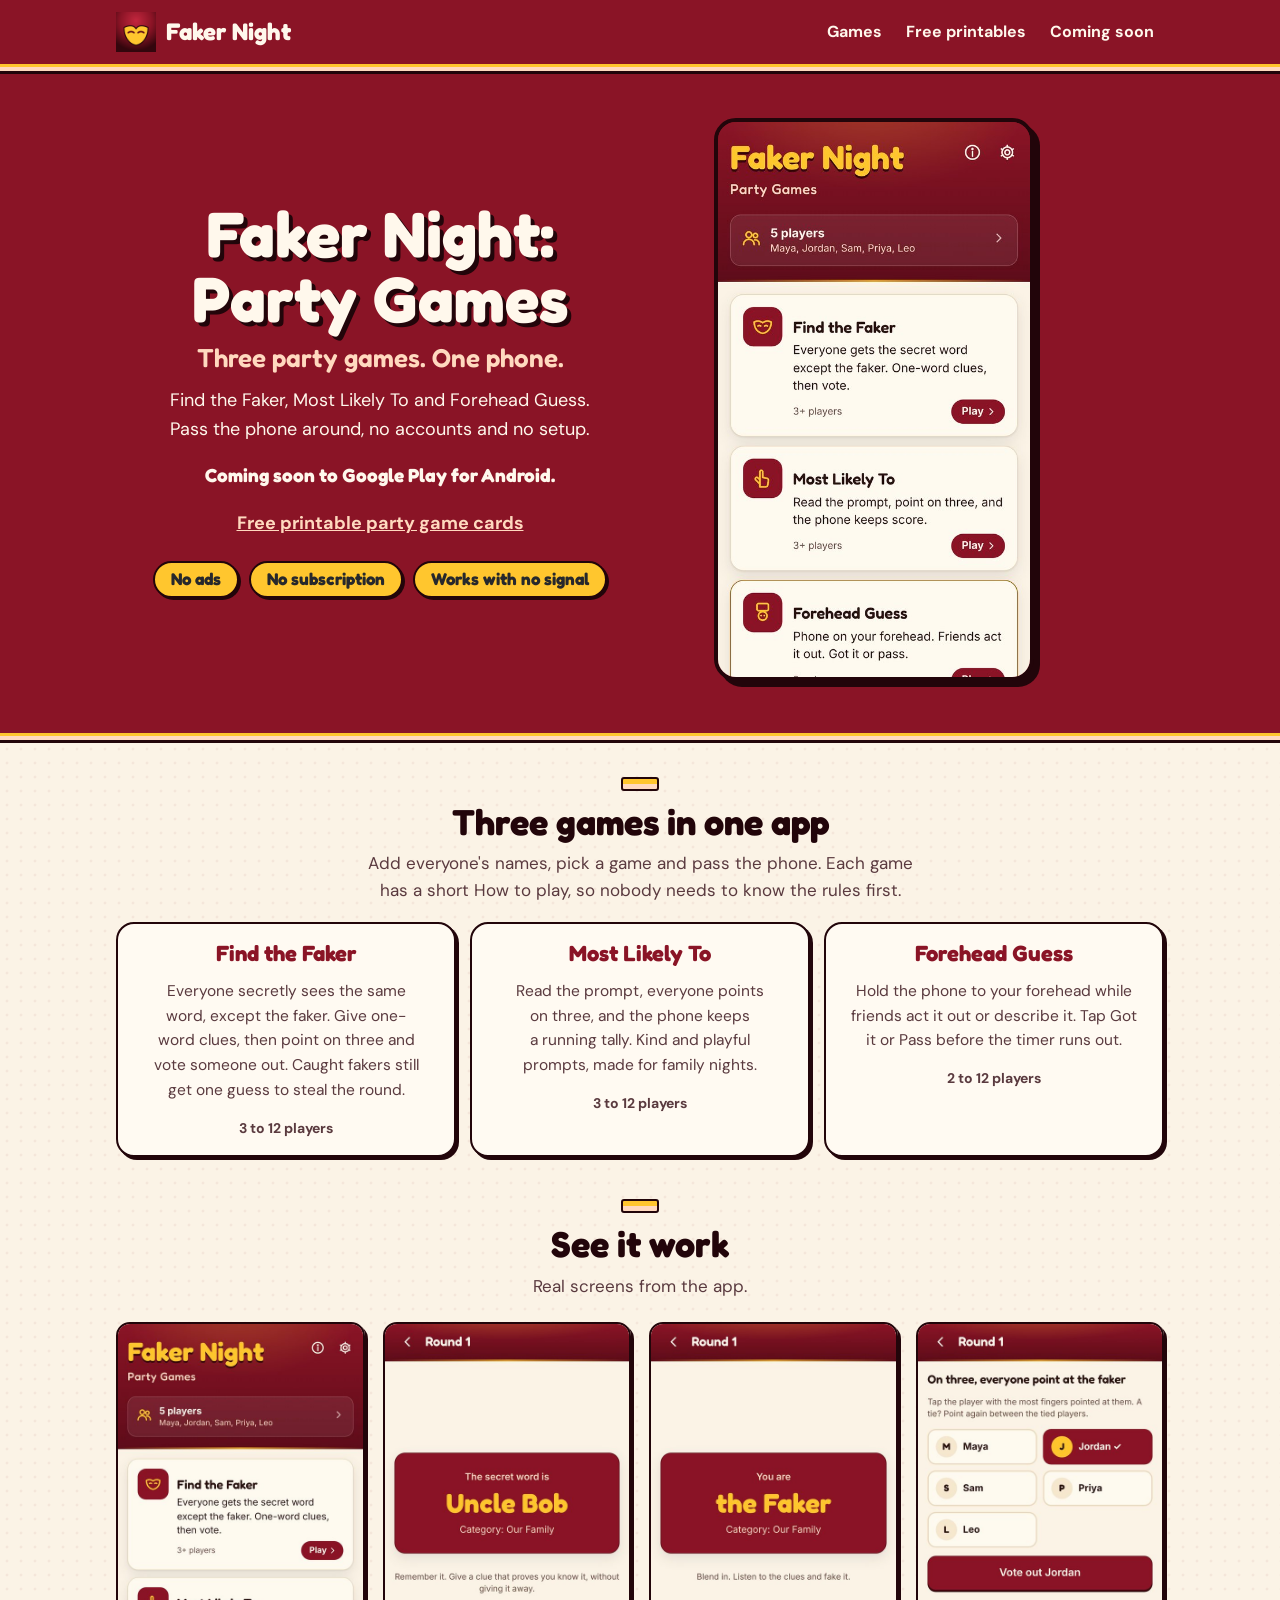
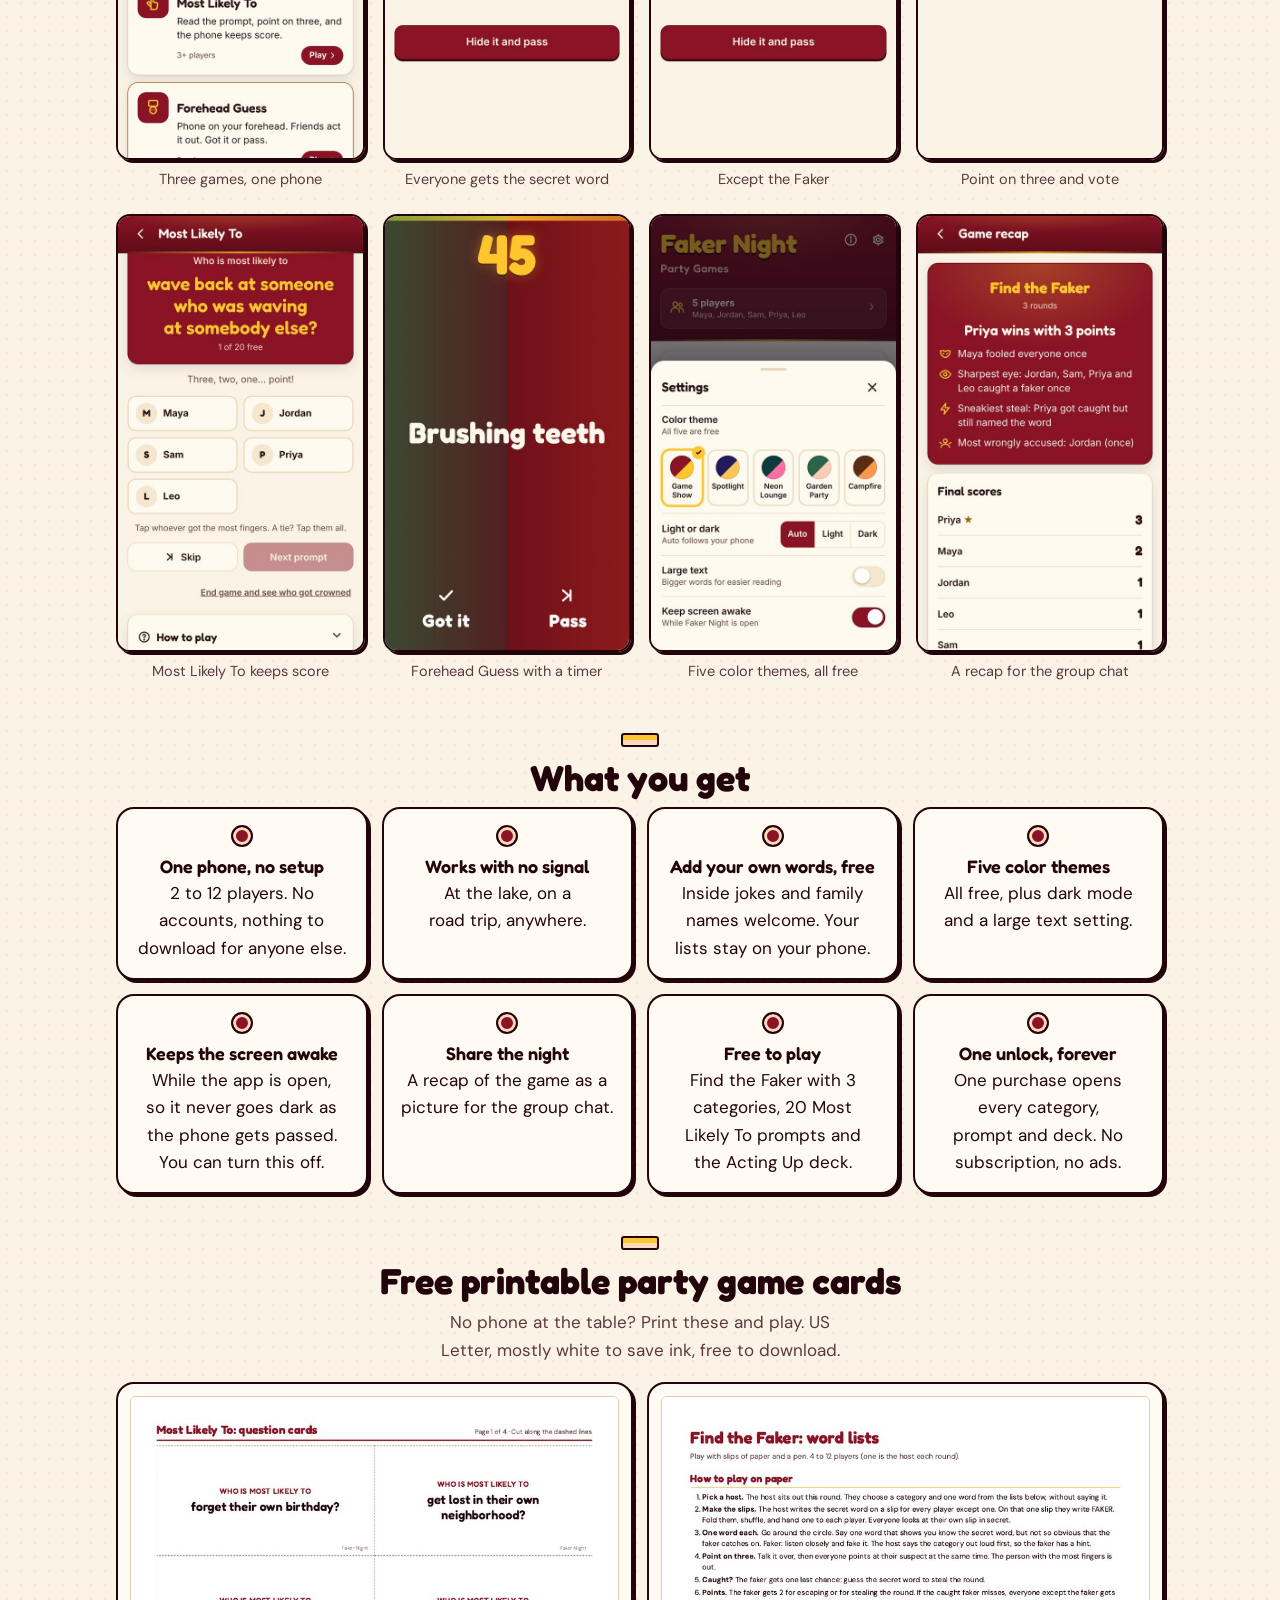
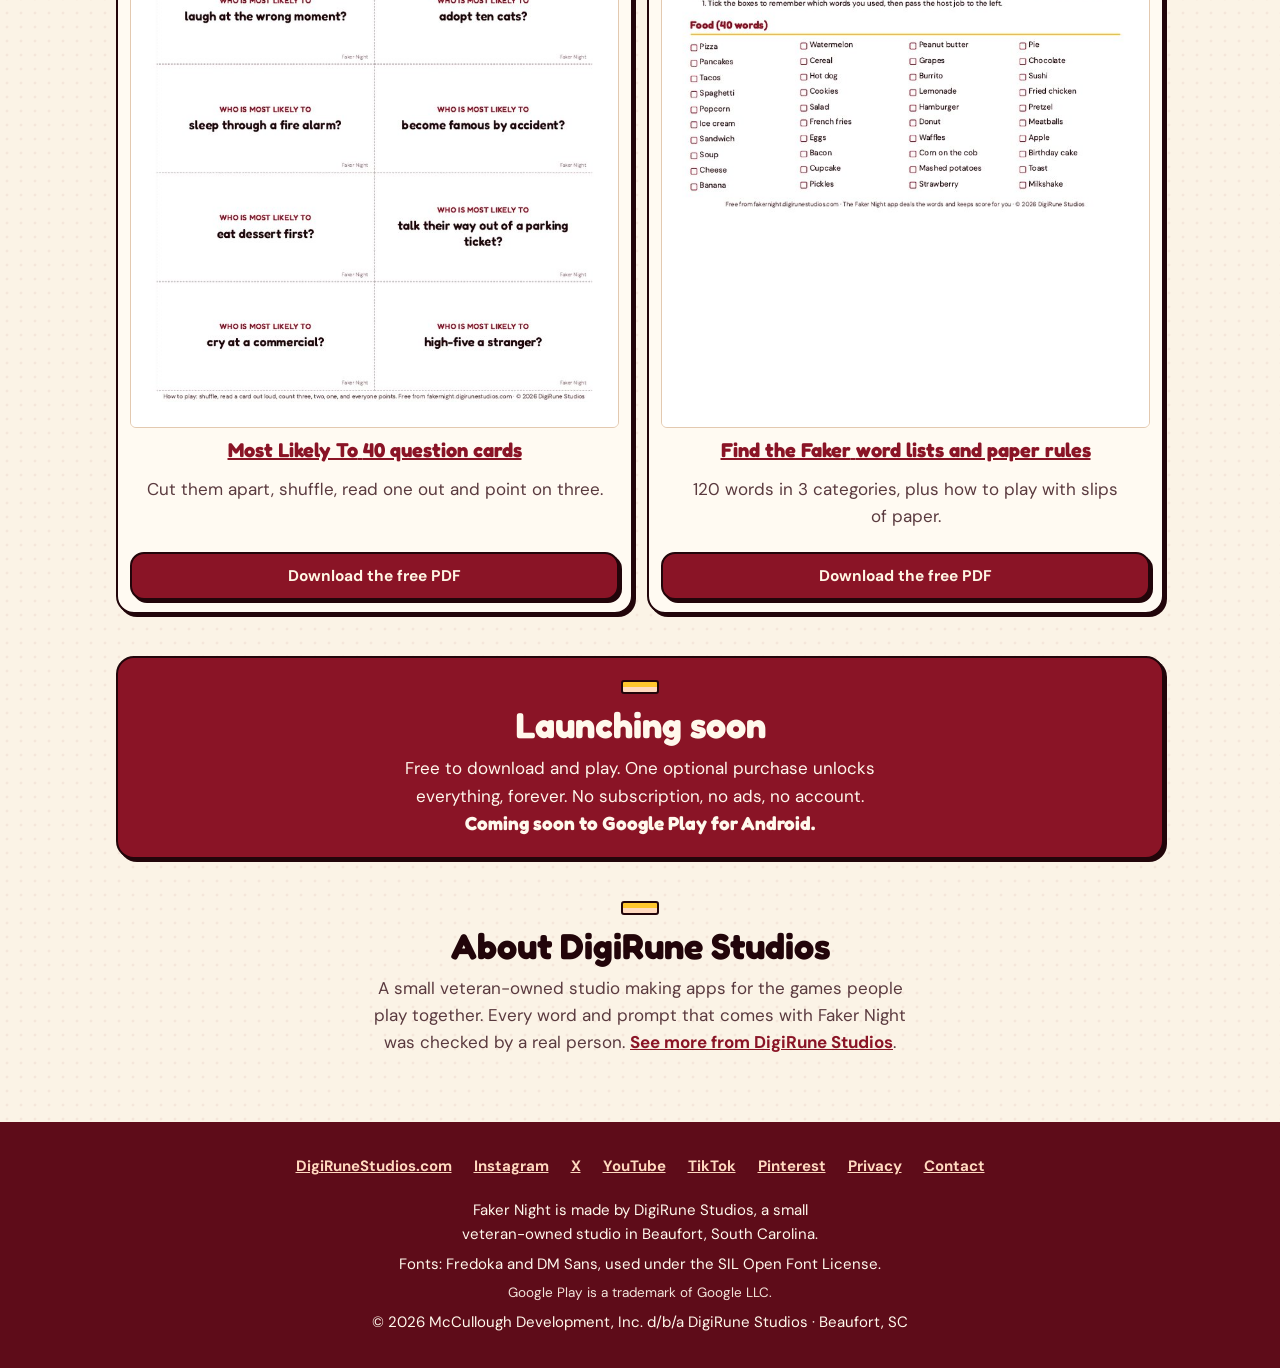
<file: index.html>
<!doctype html>
<html lang="en">
<head>
<meta charset="utf-8">
<meta name="viewport" content="width=device-width, initial-scale=1, viewport-fit=cover">
<title>Faker Night: Party Games, three pass-the-phone games in one app</title>
<meta name="description" content="Coming soon. Find the Faker, Most Likely To and Forehead Guess on one phone. 2 to 12 players, no accounts, works with no signal. No ads, no subscription. Free printable party game cards too.">
<link rel="canonical" href="https://fakernight.digirunestudios.com/">
<meta property="og:type" content="website">
<meta property="og:site_name" content="Faker Night: Party Games">
<meta property="og:url" content="https://fakernight.digirunestudios.com/">
<meta property="og:title" content="Faker Night: Party Games, three pass-the-phone games in one app">
<meta property="og:description" content="Coming soon. Find the Faker, Most Likely To and Forehead Guess on one phone. No ads, no subscription. Free printable party game cards too.">
<meta property="og:image" content="https://fakernight.digirunestudios.com/site/img/og/faker-night-1200x630.jpg">
<meta property="og:image:width" content="1200">
<meta property="og:image:height" content="630">
<meta property="og:image:alt" content="Faker Night: Party Games. Find the Faker, Most Likely To, Forehead Guess.">
<meta name="twitter:card" content="summary_large_image">
<meta name="twitter:title" content="Faker Night: Party Games">
<meta name="twitter:description" content="Coming soon. Three pass-the-phone party games in one app. No ads, no subscription.">
<meta name="twitter:image" content="https://fakernight.digirunestudios.com/site/img/og/faker-night-1200x630.jpg">
<meta name="theme-color" content="#8a1426">
<link rel="icon" type="image/png" sizes="192x192" href="icons/icon-192.png">
<link rel="apple-touch-icon" href="icons/apple-touch-icon-180.png">
<link rel="preload" href="site/fonts/fredoka.woff2" as="font" type="font/woff2" crossorigin>
<link rel="stylesheet" href="site/site.css">
<style>
.shot{width:min(100%,320px);border:4px solid var(--outline);border-radius:22px;box-shadow:6px 6px 0 var(--outline);overflow:hidden;background:var(--outline)}
.game h3{font:700 22px/1.2 var(--serif);margin:0 0 6px;color:var(--felt)}
:root[data-theme="dark"] .game h3{color:var(--mustard)}
@media (prefers-color-scheme:dark){:root:not([data-theme="light"]) .game h3{color:var(--mustard)}}
.game .who{display:inline-block;margin-top:8px;font-weight:700;font-size:14px;color:var(--ink-2)}
.games3{display:grid;grid-template-columns:1fr;gap:14px}
@media (min-width:760px){.games3{grid-template-columns:repeat(3,1fr)}}
.sheets2{display:grid;grid-template-columns:1fr;gap:14px}
@media (min-width:640px){.sheets2{grid-template-columns:repeat(2,1fr)}}
.hero .herotext{min-width:0;max-width:100%}.hero h1{font-size:clamp(34px,10vw,64px);overflow-wrap:anywhere}
.sheet .what{color:var(--ink-2);margin:4px 0 12px}
</style>
</head>
<body>
<a class="skip" href="#main">Skip to the page content</a>
<header class="bar"><div class="wrap">
  <a class="brand" href="./"><img src="icons/icon-192.png" alt="" width="40" height="40">Faker&nbsp;Night</a>
  <nav aria-label="Site"><a href="./#games">Games</a><a href="./#printables">Free printables</a><a href="./#get">Coming soon</a></nav>
</div></header>
<div class="stripes"></div>
<main id="main">
<section class="hero" aria-labelledby="hero-title"><div class="wrap">
  <div class="herotext">
    <h1 id="hero-title">Faker&nbsp;Night:<br>Party&nbsp;Games</h1>
    <p class="tag">Three party games. One phone.</p>
    <p class="lead">Find the Faker, Most Likely To and Forehead Guess. Pass the phone around, no accounts and no setup.</p>
    <p class="soon">Coming soon to Google&nbsp;Play for Android.</p>
    <p class="sheetlink"><a href="#printables">Free printable party game cards</a></p>
    <ul class="pills" aria-label="Pricing"><li>No ads</li><li>No subscription</li><li>Works with no signal</li></ul>
  </div>
  <figure class="demo" style="margin:0">
    <img class="shot" src="site/img/hero-home.jpg" width="540" height="960" alt="The Faker Night home screen with three games: Find the Faker, Most Likely To and Forehead Guess.">
  </figure>
</div></section>
<div class="stripes"></div>

<section id="games" aria-labelledby="games-title"><div class="wrap">
  <h2 id="games-title">Three games in one app</h2>
  <p class="intro">Add everyone's names, pick a game and pass the phone. Each game has a short How to play, so nobody needs to know the rules first.</p>
  <div class="games3">
    <div class="card game"><h3>Find the Faker</h3><p>Everyone secretly sees the same word, except the faker. Give one-word clues, then point on three and vote someone out. Caught fakers still get one guess to steal the round.</p><span class="who">3 to 12 players</span></div>
    <div class="card game"><h3>Most Likely To</h3><p>Read the prompt, everyone points on three, and the phone keeps a running tally. Kind and playful prompts, made for family nights.</p><span class="who">3 to 12 players</span></div>
    <div class="card game"><h3>Forehead Guess</h3><p>Hold the phone to your forehead while friends act it out or describe it. Tap Got it or Pass before the timer runs out.</p><span class="who">2 to 12 players</span></div>
  </div>
</div></section>

<section id="see" aria-labelledby="see-title"><div class="wrap">
  <h2 id="see-title">See it work</h2>
  <p class="intro">Real screens from the app.<span class="swipehint"> Swipe sideways to see them all.</span></p>
  <div class="gallery" tabindex="0" aria-label="App screens, scroll sideways">
    <figure><img src="site/img/gallery/01-home.jpg" width="540" height="960" loading="lazy" alt="The home screen with all three games and the players bar."><figcaption>Three games, one phone</figcaption></figure>
    <figure><img src="site/img/gallery/02-word.jpg" width="540" height="960" loading="lazy" alt="A player privately sees the secret word, Uncle Bob, in the Our Family category."><figcaption>Everyone gets the secret word</figcaption></figure>
    <figure><img src="site/img/gallery/03-faker.jpg" width="540" height="960" loading="lazy" alt="One player sees You are the Faker instead of the word."><figcaption>Except the Faker</figcaption></figure>
    <figure><img src="site/img/gallery/04-vote.jpg" width="540" height="960" loading="lazy" alt="The vote screen: tap the player with the most fingers pointed at them."><figcaption>Point on three and vote</figcaption></figure>
    <figure><img src="site/img/gallery/05-likely.jpg" width="540" height="960" loading="lazy" alt="A Most Likely To prompt with the players' names to tap."><figcaption>Most Likely To keeps score</figcaption></figure>
    <figure><img src="site/img/gallery/06-guess.jpg" width="540" height="960" loading="lazy" alt="Forehead Guess with a big countdown, the word, and Got it and Pass."><figcaption>Forehead Guess with a timer</figcaption></figure>
    <figure><img src="site/img/gallery/07-themes.jpg" width="540" height="960" loading="lazy" alt="Settings with five color themes, light or dark, large text and keep screen awake."><figcaption>Five color themes, all free</figcaption></figure>
    <figure><img src="site/img/gallery/08-recap.jpg" width="540" height="960" loading="lazy" alt="The game recap with final scores and fun awards."><figcaption>A recap for the group chat</figcaption></figure>
  </div>
</div></section>

<section id="features" aria-labelledby="features-title"><div class="wrap">
  <h2 id="features-title">What you get</h2>
  <ul class="feats">
    <li class="card"><b>One phone, no setup</b>2 to 12 players. No accounts, nothing to download for anyone else.</li>
    <li class="card"><b>Works with no signal</b>At the lake, on a road trip, anywhere.</li>
    <li class="card"><b>Add your own words, free</b>Inside jokes and family names welcome. Your lists stay on your phone.</li>
    <li class="card"><b>Five color themes</b>All free, plus dark mode and a large text setting.</li>
    <li class="card"><b>Keeps the screen awake</b>While the app is open, so it never goes dark as the phone gets passed. You can turn this off.</li>
    <li class="card"><b>Share the night</b>A recap of the game as a picture for the group chat.</li>
    <li class="card"><b>Free to play</b>Find the Faker with 3 categories, 20 Most Likely To prompts and the Acting Up deck.</li>
    <li class="card"><b>One unlock, forever</b>One purchase opens every category, prompt and deck. No subscription, no ads.</li>
  </ul>
</div></section>

<section id="printables" aria-labelledby="printables-title"><div class="wrap">
  <h2 id="printables-title">Free printable party game cards</h2>
  <p class="intro">No phone at the table? Print these and play. US Letter, mostly white to save ink, free to download.</p>
  <div class="sheets2">
    <div class="card sheet">
      <a href="printables/most-likely-to-cards.html"><img class="pv" src="site/img/sheets/most-likely-to-cards.jpg" width="760" height="983" loading="lazy" alt="Preview of the free printable Most Likely To question cards"></a>
      <h3><a href="printables/most-likely-to-cards.html"><span class="nm">Most Likely To</span> <span class="ss">40 question cards</span></a></h3>
      <p class="what">Cut them apart, shuffle, read one out and point on three.</p>
      <a class="btn primary block" data-goatcounter-click="pdf-fakernight-most-likely-to-cards" data-goatcounter-title="Faker Night: free PDF, Most Likely To cards" href="printables/pdf/most-likely-to-cards.pdf" download="Most-Likely-To-Question-Cards.pdf" type="application/pdf" aria-label="Download the free PDF: Most Likely To question cards"><span class="dl-long">Download the free PDF</span><span class="dl-short">Free PDF</span></a>
    </div>
    <div class="card sheet">
      <a href="printables/find-the-faker-word-lists.html"><img class="pv" src="site/img/sheets/find-the-faker-word-lists.jpg" width="760" height="983" loading="lazy" alt="Preview of the free printable Find the Faker word lists and paper rules"></a>
      <h3><a href="printables/find-the-faker-word-lists.html"><span class="nm">Find the Faker</span> <span class="ss">word lists and paper rules</span></a></h3>
      <p class="what">120 words in 3 categories, plus how to play with slips of paper.</p>
      <a class="btn primary block" data-goatcounter-click="pdf-fakernight-find-the-faker-word-lists" data-goatcounter-title="Faker Night: free PDF, Find the Faker word lists" href="printables/pdf/find-the-faker-word-lists.pdf" download="Find-the-Faker-Word-Lists.pdf" type="application/pdf" aria-label="Download the free PDF: Find the Faker word lists and paper rules"><span class="dl-long">Download the free PDF</span><span class="dl-short">Free PDF</span></a>
    </div>
  </div>
</div></section>

<section id="get" aria-labelledby="get-title"><div class="wrap">
  <div class="card panel cta">
    <h2 id="get-title">Launching soon</h2>
    <p>Free to download and play. One optional purchase unlocks everything, forever. No subscription, no ads, no account.</p>
    <p class="soon">Coming soon to Google&nbsp;Play for Android.</p>
  </div>
</div></section>

<section id="studio" aria-labelledby="studio-title"><div class="wrap">
  <h2 id="studio-title">About DigiRune&nbsp;Studios</h2>
  <p class="intro">A small veteran-&#8288;owned studio making apps for the games people play together. Every word and prompt that comes with Faker Night was checked by a real person. <a href="https://digirunestudios.com/">See more from DigiRune&nbsp;Studios</a>.</p>
</div></section>
</main>
<footer><div class="wrap">
  <ul class="links">
    <li><a href="https://digirunestudios.com/">DigiRuneStudios.com</a></li>
    <li><a href="https://www.instagram.com/digirune/">Instagram</a></li>
    <li><a href="https://x.com/DigiRuneStudios">X</a></li>
    <li><a href="https://www.youtube.com/@DigiRuneStudios">YouTube</a></li>
    <li><a href="https://www.tiktok.com/@digirunestudios">TikTok</a></li>
    <li><a href="https://www.pinterest.com/digirunestudios/">Pinterest</a></li>
    <li><a href="privacy.html">Privacy</a></li>
    <li><a href="mailto:will@digirunestudios.com">Contact</a></li>
  </ul>
  <p>Faker&nbsp;Night is made by DigiRune&nbsp;Studios, a small veteran-&#8288;owned studio in Beaufort, South&nbsp;Carolina.</p>
  <p>Fonts: Fredoka and DM Sans, used under the SIL Open Font License.</p>
  <p class="tm">Google&nbsp;Play is a trademark of Google LLC.</p>
  <p>&copy; 2026 McCullough Development, Inc. d/b/a DigiRune&nbsp;Studios &middot; Beaufort, SC</p>
</div></footer>
<script>window.goatcounter={path:function(p){return location.host+p}}</script>
<!-- GoatCounter analytics (privacy-friendly, no cookies) -->
<script data-goatcounter="https://digirune.goatcounter.com/count" async src="//gc.zgo.at/count.js"></script>
</body>
</html>
</file>
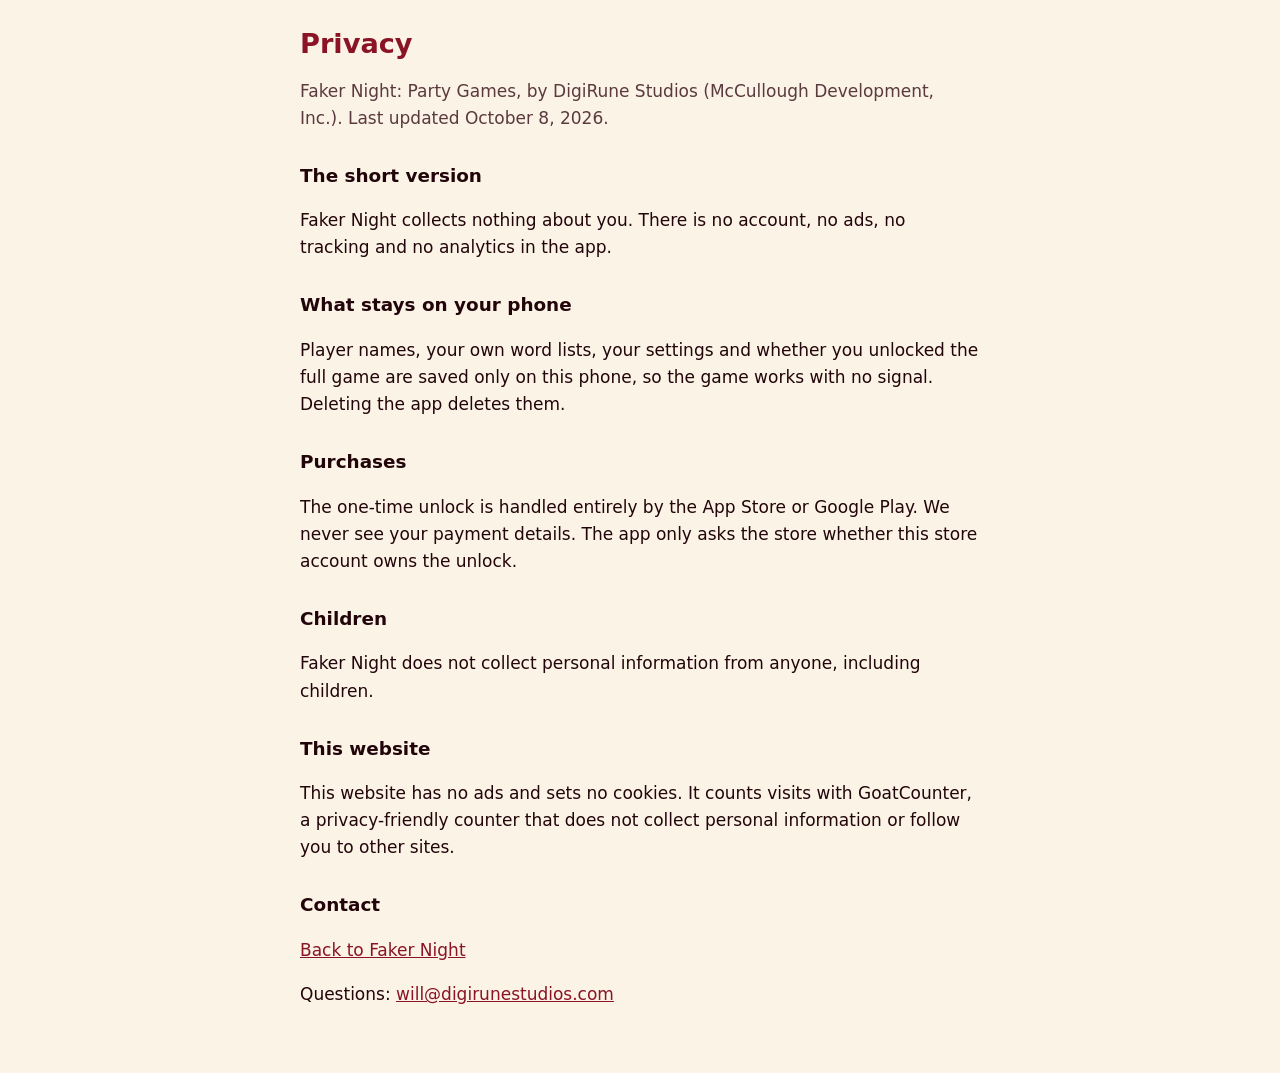
<file: privacy.html>
<!doctype html>
<html lang="en">
<head>
<meta charset="utf-8">
<meta name="viewport" content="width=device-width, initial-scale=1">
<title>Privacy: Faker Night: Party Games</title>
<meta name="description" content="Faker Night collects nothing about you. No account, no ads, no tracking.">
<link rel="icon" type="image/png" href="icons/icon-192.png">
<style>
:root{--bg:#fbf3e6;--ink:#22050a;--muted:#5a3a3f;--accent:#8a1426;color-scheme:light}
@media (prefers-color-scheme:dark){:root{--bg:#1a0a0d;--ink:#fff3e8;--muted:#e2c6bf;--accent:#ffc62e;color-scheme:dark}}
body{margin:0;background:var(--bg);color:var(--ink);font:17px/1.6 system-ui,-apple-system,"Segoe UI",Roboto,sans-serif}
main{max-width:680px;margin:0 auto;padding:28px 18px 48px}
h1{font-size:1.7rem;line-height:1.2;margin:0 0 4px;color:var(--accent)}
h2{font-size:1.15rem;margin:1.8rem 0 .4rem}
.muted{color:var(--muted)}
a{color:var(--accent)}
</style>
</head>
<body>
<main>
<h1>Privacy</h1>
<p class="muted">Faker Night: Party Games, by DigiRune Studios (McCullough Development, Inc.). Last updated October 8, 2026.</p>
<h2>The short version</h2>
<p>Faker Night collects nothing about you. There is no account, no ads, no tracking and no analytics in the app.</p>
<h2>What stays on your phone</h2>
<p>Player names, your own word lists, your settings and whether you unlocked the full game are saved only on this phone, so the game works with no signal. Deleting the app deletes them.</p>
<h2>Purchases</h2>
<p>The one-time unlock is handled entirely by the App Store or Google Play. We never see your payment details. The app only asks the store whether this store account owns the unlock.</p>
<h2>Children</h2>
<p>Faker Night does not collect personal information from anyone, including children.</p>
<h2>This website</h2>
<p>This website has no ads and sets no cookies. It counts visits with GoatCounter, a privacy-friendly counter that does not collect personal information or follow you to other sites.</p>
<h2>Contact</h2>
<p><a href="./">Back to Faker Night</a></p>
<p>Questions: <a href="mailto:will@digirunestudios.com">will@digirunestudios.com</a></p>
</main>
<script>window.goatcounter={path:function(p){return location.host+p}}</script>
<!-- GoatCounter analytics (privacy-friendly, no cookies) -->
<script data-goatcounter="https://digirune.goatcounter.com/count" async src="//gc.zgo.at/count.js"></script>
</body>
</html>
</file>
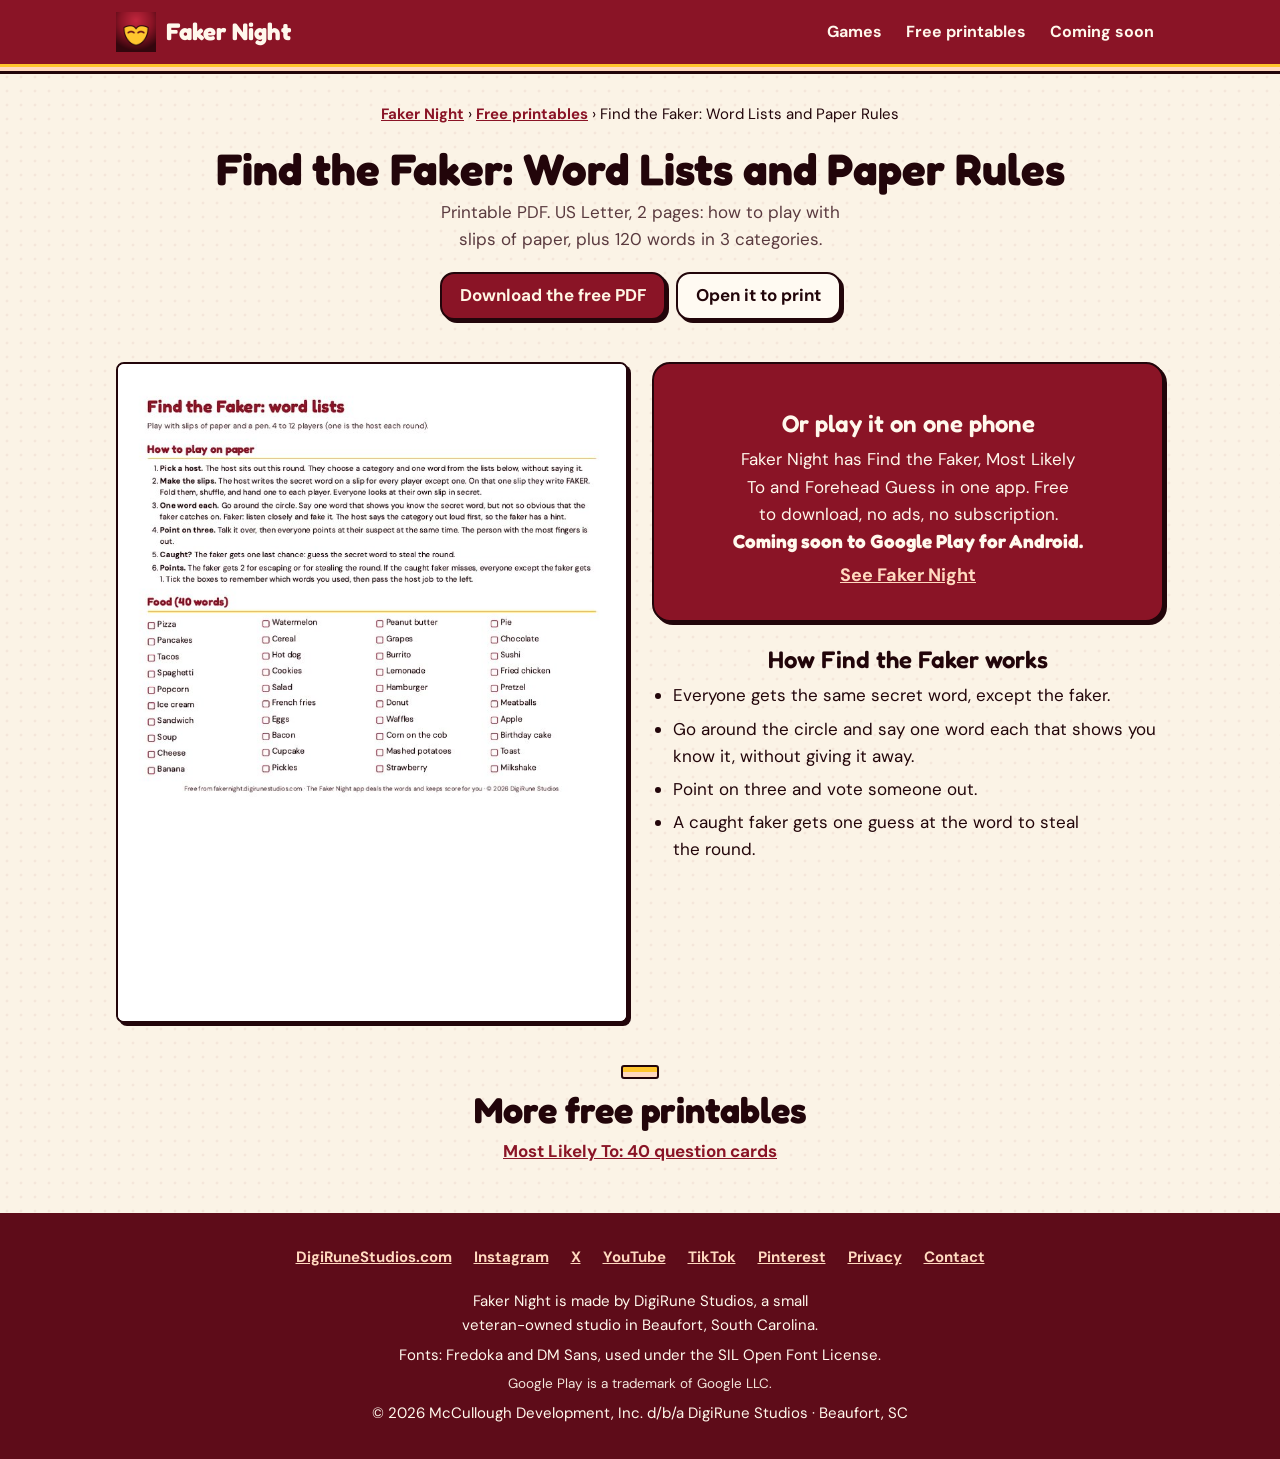
<file: printables/find-the-faker-word-lists.html>
<!doctype html>
<html lang="en">
<head>
<meta charset="utf-8">
<meta name="viewport" content="width=device-width, initial-scale=1, viewport-fit=cover">
<title>Free Find the Faker Word Lists and Paper Rules (PDF) | Faker Night</title>
<meta name="description" content="Free printable Find the Faker word lists: 120 words in 3 categories (Food, Animals, Around the House) plus how to play with slips of paper.">
<link rel="canonical" href="https://fakernight.digirunestudios.com/printables/find-the-faker-word-lists.html">
<meta property="og:type" content="website">
<meta property="og:site_name" content="Faker Night: Party Games">
<meta property="og:url" content="https://fakernight.digirunestudios.com/printables/find-the-faker-word-lists.html">
<meta property="og:title" content="Free Find the Faker Word Lists and Paper Rules (PDF) | Faker Night">
<meta property="og:description" content="Free printable Find the Faker word lists: 120 words in 3 categories (Food, Animals, Around the House) plus how to play with slips of paper.">
<meta property="og:image" content="https://fakernight.digirunestudios.com/site/img/og/faker-night-1200x630.jpg">
<meta name="twitter:card" content="summary_large_image">
<meta name="theme-color" content="#8a1426">
<link rel="icon" type="image/png" sizes="192x192" href="../icons/icon-192.png">
<link rel="apple-touch-icon" href="../icons/apple-touch-icon-180.png">
<link rel="preload" href="../site/fonts/fredoka.woff2" as="font" type="font/woff2" crossorigin>
<link rel="stylesheet" href="../site/site.css">
</head>
<body>
<a class="skip" href="#main">Skip to the page content</a>
<header class="bar"><div class="wrap">
  <a class="brand" href="../"><img src="../icons/icon-192.png" alt="" width="40" height="40">Faker&nbsp;Night</a>
  <nav aria-label="Site"><a href="../#games">Games</a><a href="../#printables">Free printables</a><a href="../#get">Coming soon</a></nav>
</div></header>
<div class="stripes"></div>
<main id="main"><div class="wrap">
  <nav class="crumbs" aria-label="Breadcrumb"><a href="../">Faker&nbsp;Night</a> &rsaquo; <a href="../#printables">Free printables</a> &rsaquo; Find the Faker: Word Lists and Paper Rules</nav>
  <section class="phead" aria-labelledby="t">
    <h1 id="t" class="pageh1">Find the Faker: Word Lists and Paper Rules</h1>
    <p class="intro">Printable PDF. US Letter, 2 pages: how to play with slips of paper, plus 120 words in 3 categories.</p>
    <div class="row center">
      <a class="btn primary" data-goatcounter-click="pdf-fakernight-find-the-faker-word-lists-page" data-goatcounter-title="Faker Night: free PDF from its page" href="pdf/find-the-faker-word-lists.pdf" download="Find-the-Faker-Word-Lists.pdf" type="application/pdf">Download the free PDF</a>
      <a class="btn" href="pdf/find-the-faker-word-lists.pdf" type="application/pdf">Open it to print</a>
    </div>
  </section>
  <section class="psheet" aria-label="Find the Faker: Word Lists and Paper Rules">
    <div class="split">
      <div><img class="pv-big" src="../site/img/sheets/find-the-faker-word-lists.jpg" width="760" height="983" alt="Page one of the free Find the Faker word lists with the paper rules and the Food list"></div>
      <div>
        <div class="card panel cta appcta">
          <h2 class="h3">Or play it on one phone</h2>
          <p>Faker&nbsp;Night has Find the Faker, Most Likely To and Forehead Guess in one app. Free to download, no ads, no subscription.</p>
          <p class="soon">Coming soon to Google&nbsp;Play for Android.</p>
          <p class="sheetlink"><a href="../">See Faker&nbsp;Night</a></p>
        </div>
        <h2 class="h3">How Find the Faker works</h2>
        <ul class="keylist"><li>Everyone gets the same secret word, except the faker.</li><li>Go around the circle and say one word each that shows you know it, without giving it away.</li><li>Point on three and vote someone out.</li><li>A caught faker gets one guess at the word to steal the round.</li></ul>
      </div>
    </div>
  </section>
  <section aria-labelledby="more">
    <h2 id="more">More free printables</h2>
    <ul class="morelinks"><li><a href="most-likely-to-cards.html">Most Likely To: 40 question cards</a></li></ul>
  </section>
</div></main>
<footer><div class="wrap">
  <ul class="links">
    <li><a href="https://digirunestudios.com/">DigiRuneStudios.com</a></li>
    <li><a href="https://www.instagram.com/digirune/">Instagram</a></li>
    <li><a href="https://x.com/DigiRuneStudios">X</a></li>
    <li><a href="https://www.youtube.com/@DigiRuneStudios">YouTube</a></li>
    <li><a href="https://www.tiktok.com/@digirunestudios">TikTok</a></li>
    <li><a href="https://www.pinterest.com/digirunestudios/">Pinterest</a></li>
    <li><a href="../privacy.html">Privacy</a></li>
    <li><a href="mailto:will@digirunestudios.com">Contact</a></li>
  </ul>
  <p>Faker&nbsp;Night is made by DigiRune&nbsp;Studios, a small veteran-&#8288;owned studio in Beaufort, South&nbsp;Carolina.</p>
  <p>Fonts: Fredoka and DM Sans, used under the SIL Open Font License.</p>
  <p class="tm">Google&nbsp;Play is a trademark of Google LLC.</p>
  <p>&copy; 2026 McCullough Development, Inc. d/b/a DigiRune&nbsp;Studios &middot; Beaufort, SC</p>
</div></footer>
<script>window.goatcounter={path:function(p){return location.host+p}}</script>
<!-- GoatCounter analytics (privacy-friendly, no cookies) -->
<script data-goatcounter="https://digirune.goatcounter.com/count" async src="//gc.zgo.at/count.js"></script>
</body>
</html>
</file>
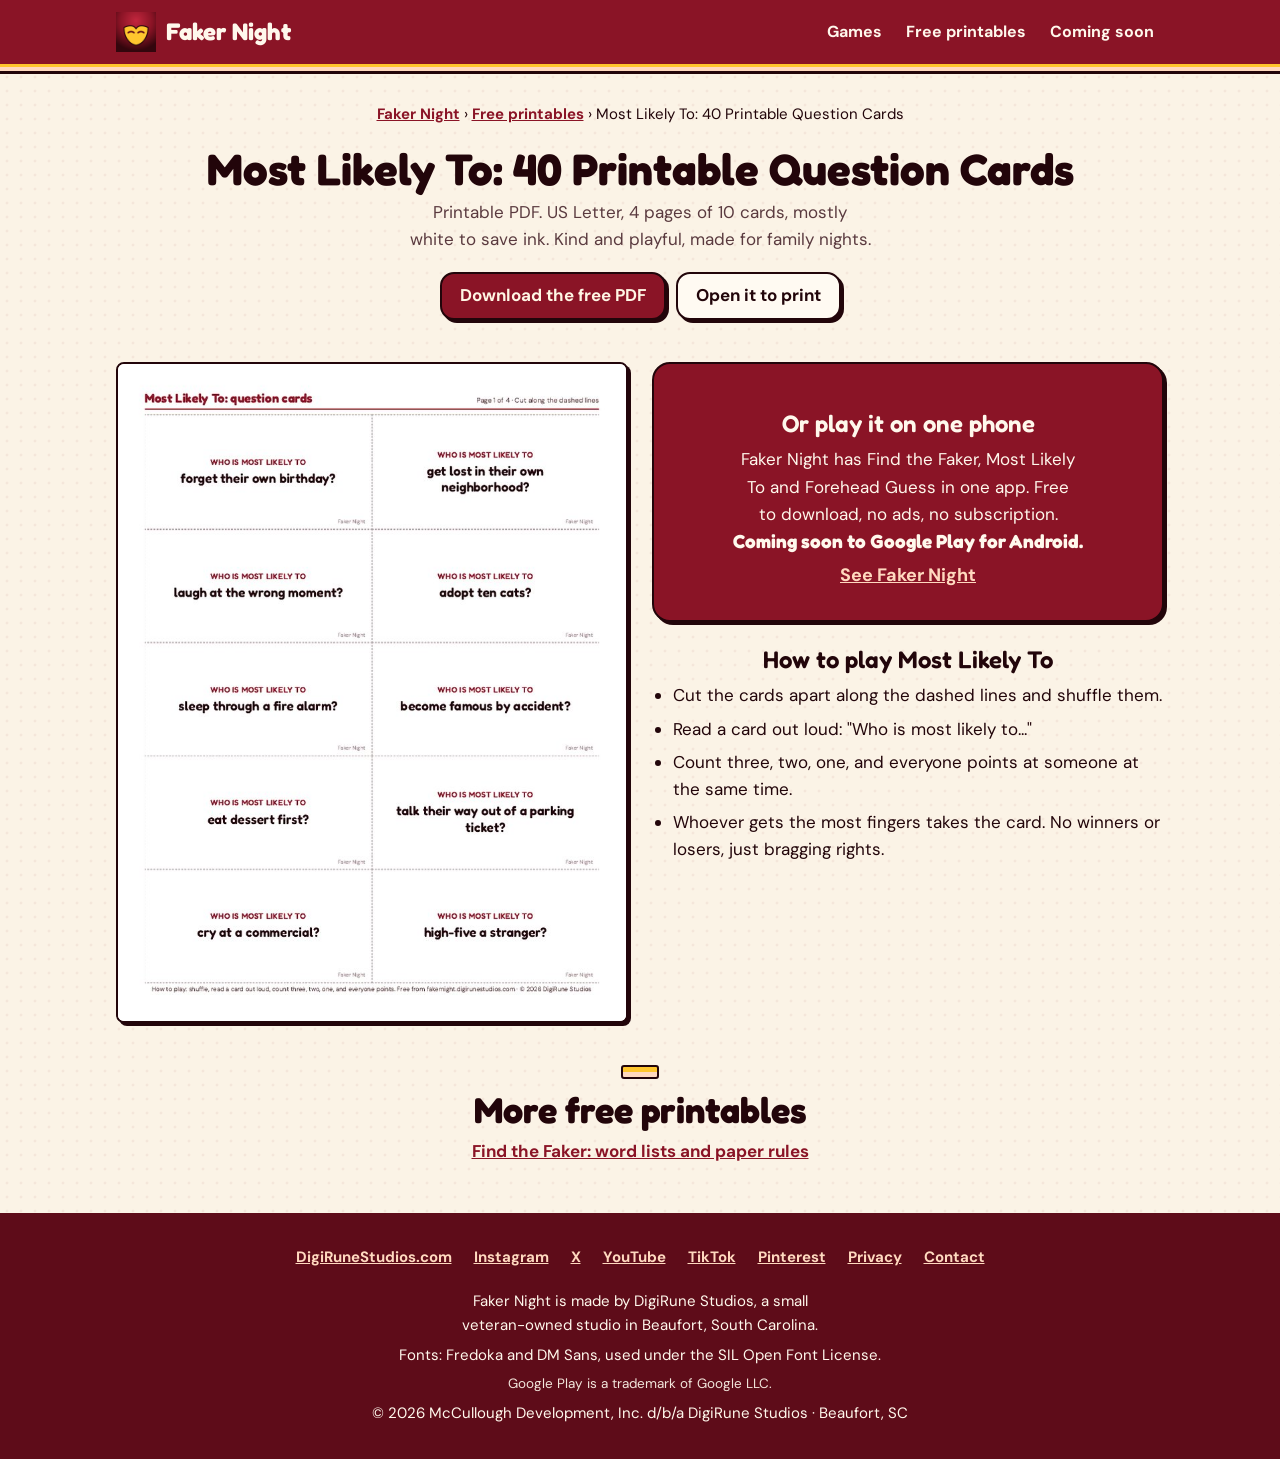
<file: printables/most-likely-to-cards.html>
<!doctype html>
<html lang="en">
<head>
<meta charset="utf-8">
<meta name="viewport" content="width=device-width, initial-scale=1, viewport-fit=cover">
<title>Free Printable Most Likely To Questions (40 Cards, PDF) | Faker Night</title>
<meta name="description" content="Free printable Most Likely To question cards: 40 kind and playful questions, 4 US Letter pages, cut apart and play. Great for family nights and parties.">
<link rel="canonical" href="https://fakernight.digirunestudios.com/printables/most-likely-to-cards.html">
<meta property="og:type" content="website">
<meta property="og:site_name" content="Faker Night: Party Games">
<meta property="og:url" content="https://fakernight.digirunestudios.com/printables/most-likely-to-cards.html">
<meta property="og:title" content="Free Printable Most Likely To Questions (40 Cards, PDF) | Faker Night">
<meta property="og:description" content="Free printable Most Likely To question cards: 40 kind and playful questions, 4 US Letter pages, cut apart and play. Great for family nights and parties.">
<meta property="og:image" content="https://fakernight.digirunestudios.com/site/img/og/faker-night-1200x630.jpg">
<meta name="twitter:card" content="summary_large_image">
<meta name="theme-color" content="#8a1426">
<link rel="icon" type="image/png" sizes="192x192" href="../icons/icon-192.png">
<link rel="apple-touch-icon" href="../icons/apple-touch-icon-180.png">
<link rel="preload" href="../site/fonts/fredoka.woff2" as="font" type="font/woff2" crossorigin>
<link rel="stylesheet" href="../site/site.css">
</head>
<body>
<a class="skip" href="#main">Skip to the page content</a>
<header class="bar"><div class="wrap">
  <a class="brand" href="../"><img src="../icons/icon-192.png" alt="" width="40" height="40">Faker&nbsp;Night</a>
  <nav aria-label="Site"><a href="../#games">Games</a><a href="../#printables">Free printables</a><a href="../#get">Coming soon</a></nav>
</div></header>
<div class="stripes"></div>
<main id="main"><div class="wrap">
  <nav class="crumbs" aria-label="Breadcrumb"><a href="../">Faker&nbsp;Night</a> &rsaquo; <a href="../#printables">Free printables</a> &rsaquo; Most Likely To: 40 Printable Question Cards</nav>
  <section class="phead" aria-labelledby="t">
    <h1 id="t" class="pageh1">Most Likely To: 40 Printable Question Cards</h1>
    <p class="intro">Printable PDF. US Letter, 4 pages of 10 cards, mostly white to save ink. Kind and playful, made for family nights.</p>
    <div class="row center">
      <a class="btn primary" data-goatcounter-click="pdf-fakernight-most-likely-to-cards-page" data-goatcounter-title="Faker Night: free PDF from its page" href="pdf/most-likely-to-cards.pdf" download="Most-Likely-To-Question-Cards.pdf" type="application/pdf">Download the free PDF</a>
      <a class="btn" href="pdf/most-likely-to-cards.pdf" type="application/pdf">Open it to print</a>
    </div>
  </section>
  <section class="psheet" aria-label="Most Likely To: 40 Printable Question Cards">
    <div class="split">
      <div><img class="pv-big" src="../site/img/sheets/most-likely-to-cards.jpg" width="760" height="983" alt="Page one of the free Most Likely To question cards, 10 cards in a grid"></div>
      <div>
        <div class="card panel cta appcta">
          <h2 class="h3">Or play it on one phone</h2>
          <p>Faker&nbsp;Night has Find the Faker, Most Likely To and Forehead Guess in one app. Free to download, no ads, no subscription.</p>
          <p class="soon">Coming soon to Google&nbsp;Play for Android.</p>
          <p class="sheetlink"><a href="../">See Faker&nbsp;Night</a></p>
        </div>
        <h2 class="h3">How to play Most Likely To</h2>
        <ul class="keylist"><li>Cut the cards apart along the dashed lines and shuffle them.</li><li>Read a card out loud: "Who is most likely to..."</li><li>Count three, two, one, and everyone points at someone at the same time.</li><li>Whoever gets the most fingers takes the card. No winners or losers, just bragging rights.</li></ul>
      </div>
    </div>
  </section>
  <section aria-labelledby="more">
    <h2 id="more">More free printables</h2>
    <ul class="morelinks"><li><a href="find-the-faker-word-lists.html">Find the Faker: word lists and paper rules</a></li></ul>
  </section>
</div></main>
<footer><div class="wrap">
  <ul class="links">
    <li><a href="https://digirunestudios.com/">DigiRuneStudios.com</a></li>
    <li><a href="https://www.instagram.com/digirune/">Instagram</a></li>
    <li><a href="https://x.com/DigiRuneStudios">X</a></li>
    <li><a href="https://www.youtube.com/@DigiRuneStudios">YouTube</a></li>
    <li><a href="https://www.tiktok.com/@digirunestudios">TikTok</a></li>
    <li><a href="https://www.pinterest.com/digirunestudios/">Pinterest</a></li>
    <li><a href="../privacy.html">Privacy</a></li>
    <li><a href="mailto:will@digirunestudios.com">Contact</a></li>
  </ul>
  <p>Faker&nbsp;Night is made by DigiRune&nbsp;Studios, a small veteran-&#8288;owned studio in Beaufort, South&nbsp;Carolina.</p>
  <p>Fonts: Fredoka and DM Sans, used under the SIL Open Font License.</p>
  <p class="tm">Google&nbsp;Play is a trademark of Google LLC.</p>
  <p>&copy; 2026 McCullough Development, Inc. d/b/a DigiRune&nbsp;Studios &middot; Beaufort, SC</p>
</div></footer>
<script>window.goatcounter={path:function(p){return location.host+p}}</script>
<!-- GoatCounter analytics (privacy-friendly, no cookies) -->
<script data-goatcounter="https://digirune.goatcounter.com/count" async src="//gc.zgo.at/count.js"></script>
</body>
</html>
</file>
<file: site/site.css>
/* Faker Night site, Game Show look (matches the app default theme). DigiRune Studios. */
:root {
  --bg: #fbf3e6; --surface: #fffaf2; --surface-2: #f7e6cf; --ink: #22050a; --ink-2: #5a3a3f; --line: #e3c9b0;
  --felt: #8a1426; --felt-2: #5e0c19; --on-felt: #fff8ec; --on-felt-2: #ffd9bf; --outline: #22050a;
  --mustard: #ffc62e; --tomato: #ffd9bf; --brick: #8a1426; --link: #8a1426; --shadow: 3px 3px 0 var(--outline);
  --serif: "Fredoka", "Trebuchet MS", system-ui, sans-serif; --sans: "DM Sans", system-ui, -apple-system, "Segoe UI", Roboto, sans-serif;
  color-scheme: light dark;
}
@media (prefers-color-scheme: dark) {
  :root:not([data-theme="light"]) { --bg: #1a0a0d; --surface: #2a1216; --surface-2: #3a1a1f; --ink: #fff3e8; --ink-2: #e2c6bf; --line: #4d2a30; --outline: #0b0204; --link: #ffc62e; }
}
:root[data-theme="dark"] { --bg: #1a0a0d; --surface: #2a1216; --surface-2: #3a1a1f; --ink: #fff3e8; --ink-2: #e2c6bf; --line: #4d2a30; --outline: #0b0204; --link: #ffc62e; }
* { box-sizing: border-box; }
html { -webkit-text-size-adjust: 100%; scroll-behavior: smooth; }
@media (prefers-reduced-motion: reduce) { html { scroll-behavior: auto; } }
body { margin: 0; background: radial-gradient(rgba(138, 20, 38, .06) 1.3px, transparent 1.7px) 0 0 / 14px 14px, var(--bg); color: var(--ink); font: 17px/1.6 var(--sans); }
img { max-width: 100%; height: auto; display: block; }
a { color: var(--link); font-weight: 700; }
a:focus-visible, button:focus-visible { outline: 3px solid var(--mustard); outline-offset: 3px; border-radius: 6px; }
.skip { position: absolute; left: -999px; top: 8px; background: var(--surface); color: var(--ink); padding: 10px 14px; border: 2px solid var(--outline); border-radius: 10px; z-index: 10; }
.skip:focus { left: 12px; }
.wrap { max-width: 1080px; margin: 0 auto; padding-left: max(16px, env(safe-area-inset-left)); padding-right: max(16px, env(safe-area-inset-right)); }
.stripes { height: 10px; background: linear-gradient(var(--mustard) 0 33%, var(--tomato) 33% 66%, var(--outline) 66%); }
/* top bar */
.bar { background: var(--felt); color: var(--on-felt); padding-top: env(safe-area-inset-top); }
.bar .wrap { display: flex; align-items: center; gap: 10px; min-height: 64px; flex-wrap: wrap; }
.brand { display: flex; align-items: center; gap: 10px; color: var(--on-felt); text-decoration: none; font: 700 24px/1 var(--serif); min-height: 44px; }
.brand img { width: 40px; height: 40px; }
.bar nav { margin-left: auto; display: flex; gap: 4px; flex-wrap: wrap; }
.bar nav a { color: var(--on-felt); text-decoration: none; font-weight: 700; font-size: 16px; padding: 10px 10px; min-height: 44px; display: inline-flex; align-items: center; border-radius: 10px; }
.bar nav a:hover { background: rgba(255, 246, 228, .12); }
/* hero: centered text beside the demo video; one column on phones */
.hero { background: var(--felt); color: var(--on-felt); padding: 0; }
.hero .wrap { display: grid; gap: 28px; padding-top: 28px; padding-bottom: 36px; align-items: center; justify-items: center; }
@media (min-width: 900px) { .hero .wrap { grid-template-columns: 1.1fr 1fr; padding-top: 44px; padding-bottom: 52px; gap: 40px; } }
.herotext { text-align: center; max-width: 36em; }
.hero h1 { font: 700 clamp(38px, 9vw, 64px)/1.02 var(--serif); margin: 0; text-shadow: 4px 4px 0 var(--outline); }
.hero .tag { font: 600 clamp(20px, 4.6vw, 26px)/1.25 var(--serif); color: var(--on-felt-2); margin: 10px 0 0; }
.hero p.lead { font-size: 18px; margin: 12px auto 0; max-width: 30em; }
.pills { display: flex; flex-wrap: wrap; justify-content: center; gap: 10px; margin: 16px 0 0; padding: 0; list-style: none; }
.pills li { background: var(--mustard); color: #26282c; border: 2px solid var(--outline); border-radius: 999px; padding: 6px 16px; font: 700 17px/1.2 var(--serif); box-shadow: 2px 2px 0 var(--outline); }
.sheetlink { margin: 14px 0 0; font-size: 18px; }
.hero .sheetlink a, .cta .sheetlink a { color: var(--on-felt-2); display: inline-flex; min-height: 44px; align-items: center; }
/* official store badges: equal 48px artwork height, clear space of at least a quarter of the height (12px) all round */
.stores { display: flex; flex-wrap: wrap; justify-content: center; align-items: center; gap: 16px 20px; margin: 20px 0 0; padding: 0; }
.badge { display: inline-block; line-height: 0; padding: 0; border-radius: 10px; }
.badge:focus-visible { outline-offset: 4px; }
.badge.apple img { height: 48px; width: auto; }
.badge .gp { display: block; position: relative; overflow: hidden; width: 161.14px; height: 48px; border-radius: 8px; }
.badge .gp img { position: absolute; left: -11.71px; top: -11.71px; width: 184.57px; height: 71.43px; max-width: none; }
/* QR codes only where a phone is not the device in hand: wide screens with a mouse (same rule as DigiRuneStudios.com) */
.qr-row { display: none; }
/* pre-launch line, in place of the store badges (same treatment as Stitch Scroll) */
.soon { font: 700 19px/1.35 var(--serif); margin: 18px auto 0; max-width: 22em; text-align: center; text-wrap: balance; }
.hero .soon, .cta .soon { color: var(--on-felt); }
@media (min-width: 1100px) and (hover: hover) {
  .qr-row { display: flex; justify-content: center; gap: 28px; margin: 18px 0 0; }
  .qr-row figure { margin: 0; text-align: center; }
  .qr-row img { width: 136px; height: 136px; border-radius: 10px; border: 2px solid var(--outline); margin: 0 auto; }
  .qr-row figcaption { font-size: 14px; margin-top: 6px; color: inherit; }
}
/* demo video */
.demo { margin: 0; width: min(100%, 420px); text-align: center; }
.demo-frame { position: relative; border: 4px solid var(--outline); border-radius: 22px; box-shadow: 6px 6px 0 var(--outline); overflow: hidden; background: #145c60; aspect-ratio: 3 / 4; }
.demo video { display: block; width: 100%; height: 100%; object-fit: cover; cursor: pointer; }
.demo figcaption { font: 600 17px/1.3 var(--serif); margin-top: 12px; color: var(--on-felt-2); }
/* The play and pause control sits under the video, beside its caption, so it never covers the app on screen.
   When the video waits (autoplay refused or reduced motion) it becomes a big play button centered on the poster. */
.demo { position: relative; container-type: inline-size; }
.demo figcaption { display: flex; align-items: center; justify-content: center; gap: 12px; }
.demo-toggle { flex: none; position: relative; width: 44px; height: 44px; border-radius: 50%; border: 2px solid var(--outline); background: #fff6e4; box-shadow: 2px 2px 0 var(--outline); cursor: pointer; display: grid; place-items: center; padding: 0; }
.demo-toggle span { width: 14px; height: 16px; border-left: 5px solid #26282c; border-right: 5px solid #26282c; }
.demo-toggle.big { position: absolute; left: calc(50% - 44px); top: calc(66.6667cqw - 44px); width: 88px; height: 88px; background: var(--mustard); border-width: 3px; box-shadow: 4px 4px 0 var(--outline); z-index: 2; }
.demo-toggle.big span { width: 0; height: 0; border-top: 18px solid transparent; border-bottom: 18px solid transparent; border-left: 30px solid #26282c; border-right: 0; margin-left: 8px; }
.demo-toggle:focus-visible { outline: 3px solid var(--mustard); outline-offset: 3px; }
.sr-only { position: absolute; width: 1px; height: 1px; padding: 0; margin: -1px; overflow: hidden; clip: rect(0 0 0 0); white-space: nowrap; border: 0; }
/* sections: headings, intros and cards centered */
section { padding: 34px 0 8px; }
h2 { font: 700 clamp(28px, 6vw, 36px)/1.15 var(--serif); margin: 0 0 8px; text-align: center; text-wrap: balance; }
h2::before { content: ""; display: block; margin: 0 auto 10px; width: 34px; height: 10px; border-radius: 3px; background: linear-gradient(var(--mustard) 0 50%, var(--tomato) 50%); border: 2px solid var(--outline); }
h2.h3 { font: 600 24px/1.2 var(--serif); margin: 24px 0 8px; }
h2.h3::before { display: none; }
.intro { color: var(--ink-2); margin: 0 auto 18px; max-width: 42em; text-align: center; text-wrap: pretty; }
.card { background: var(--surface); border: 2px solid var(--outline); border-radius: 18px; box-shadow: var(--shadow); }
/* 8 games, 8 features, 8 sheets: 1, 2 or 4 columns so every row is full */
.games, .feats, .sheets { display: grid; grid-template-columns: 1fr; gap: 14px; list-style: none; padding: 0; margin: 0; }
@media (min-width: 520px) { .games, .feats, .sheets { grid-template-columns: repeat(2, 1fr); } }
@media (min-width: 960px) { .games, .feats, .sheets { grid-template-columns: repeat(4, 1fr); } }
.game { display: flex; flex-direction: column; align-items: center; text-align: center; gap: 6px; padding: 16px 14px; }
.game img { width: 64px; height: 64px; }
.game h3 { margin: 4px 0 0; font: 600 21px/1.2 var(--serif); }
.game p { margin: 0; font-size: 15.5px; color: var(--ink-2); }
.gallery { display: flex; gap: 14px; overflow-x: auto; padding: 4px 4px 16px; scroll-snap-type: x mandatory; -webkit-overflow-scrolling: touch; }
.gallery figure { margin: 0; flex: 0 0 auto; width: min(62vw, 230px); scroll-snap-align: center; }
.gallery img { border: 2px solid var(--outline); border-radius: 14px; box-shadow: var(--shadow); }
.gallery figcaption { font-size: 14.5px; color: var(--ink-2); margin-top: 8px; text-align: center; }
@media (min-width: 960px) {
  .gallery { display: grid; grid-template-columns: repeat(4, 1fr); overflow: visible; padding: 4px 0 8px; gap: 22px 18px; }
  .gallery figure { width: auto; }
  .swipehint { display: none; }
}
.feats li { padding: 16px 14px; text-align: center; }
.feats li::before { content: ""; display: block; margin: 0 auto 8px; width: 18px; height: 18px; border-radius: 50%; background: var(--felt); border: 2px solid var(--outline); box-shadow: inset 0 0 0 3px var(--on-felt-2); }
.feats b { display: block; font: 600 18px/1.3 var(--serif); margin-bottom: 2px; }
.sheet { padding: 12px; display: flex; flex-direction: column; gap: 10px; text-align: center; }
.sheet .pv { border: 1px solid var(--line); border-radius: 6px; background: #fff; }
.sheet h3 { margin: 0; font: 600 20px/1.2 var(--serif); }
.sheet .btn { margin-top: auto; }
.btn { display: inline-flex; align-items: center; justify-content: center; gap: 8px; min-height: 48px; padding: 10px 18px; border-radius: 14px; border: 2px solid var(--outline); background: var(--surface); color: var(--ink); font: 700 17px/1.2 var(--sans); text-decoration: none; box-shadow: var(--shadow); text-align: center; }
.btn.primary { background: var(--brick); color: #fff6e4; }
.btn.block { width: 100%; }
.btn:active { transform: translate(2px, 2px); box-shadow: 1px 1px 0 var(--outline); }
.row { display: flex; gap: 10px; flex-wrap: wrap; justify-content: center; }
.panel { padding: 22px 20px; text-align: center; }
.panel p { margin: 0 auto; max-width: 34em; }
.cta { background: var(--felt); color: var(--on-felt); border-color: var(--outline); }
.cta h2, .cta h3 { color: var(--on-felt); }
.cta a:not(.btn):not(.badge) { color: var(--on-felt-2); }
#get .cta h2 { margin-bottom: 10px; }
footer { margin-top: 40px; background: var(--felt-2); color: var(--on-felt); padding: 22px 0 calc(28px + env(safe-area-inset-bottom)); font-size: 15px; text-align: center; }
footer a { color: var(--on-felt-2); }
footer .links { display: flex; flex-wrap: wrap; justify-content: center; gap: 4px 6px; margin: 0 0 10px; padding: 0; list-style: none; }
footer .links a { display: inline-flex; min-height: 44px; align-items: center; padding: 0 8px; }
footer p { margin: 6px auto; max-width: 44em; }
footer .tm { font-size: 13.5px; opacity: .92; }
/* printable pages */
.crumbs { font-size: 15px; margin: 18px 0 0; text-align: center; }
.crumbs a { display: inline-flex; min-height: 44px; align-items: center; }
.phead { padding-top: 8px; text-align: center; }
.split { display: grid; gap: 24px; justify-items: center; }
@media (min-width: 860px) { .split { grid-template-columns: 1fr 1fr; align-items: start; } }
.split > div { min-width: 0; width: 100%; max-width: 520px; text-align: center; }
.keylist { margin: 0 auto; padding-left: 20px; max-width: 30em; text-align: left; }
.keylist li { margin: 6px 0; }
.note { margin-top: 12px; }
.pv-big { border: 2px solid var(--outline); border-radius: 8px; box-shadow: var(--shadow); background: #fff; margin: 0 auto; }
.pin { max-width: min(320px, 100%); border-radius: 10px; border: 2px solid var(--outline); margin: 0 auto; }
.pageh1 { font: 700 clamp(30px, 7vw, 44px)/1.12 var(--serif); margin: 0 0 6px; text-align: center; }
.morelinks { list-style: none; padding: 0; margin: 0; display: flex; flex-wrap: wrap; justify-content: center; gap: 10px; }
.appcta .stores { margin-top: 16px; }
/* top bar on small screens */
@media (max-width: 599px) {
  .bar .wrap { gap: 0 10px; justify-content: center; }
  .bar nav { margin-left: 0; width: 100%; justify-content: center; flex-wrap: nowrap; gap: 0; }
  .bar nav a { padding: 8px 10px; font-size: 15.5px; white-space: nowrap; }
}
@media (max-width: 359px) {
  .bar nav a { padding: 8px 6px; font-size: 14px; }
}
.row .btn { max-width: 100%; }
.sheet .btn { font-size: 15.5px; padding: 10px 8px; }

/* Balanced text (DigiRune premier brand standard): headings and captions are balanced; body text never ends on a lone word. */
h1, h2, h3, figcaption, .tag, .soon, .crumbs { text-wrap: balance; }
p, li, dd, dt { text-wrap: pretty; }
/* Centered lines are balanced so each line of a centered block is about the same length. */
.intro, .lead, .game p, .feats li, .gallery figcaption, .sheet h3, .panel p, footer p, .demo figcaption, .sheetlink, .phead .intro { text-wrap: balance; }

/* Phones (2026-10-04): the 8 free score sheets sit two by two as compact cards (the top of each sheet, its name and the
   download button) instead of one tall card each, so the section is about a third as long. */
@media (max-width: 519px) {
  .sheets { grid-template-columns: repeat(2, minmax(0, 1fr)); gap: 12px; }
  .sheet { padding: 8px 8px 10px; gap: 8px; }
  .sheet .pv { width: 100%; height: auto; aspect-ratio: 4 / 3; object-fit: cover; object-position: top center; }
  .sheet h3 { font-size: 17px; line-height: 1.15; }
  .sheet h3 .nm { white-space: nowrap; }
  .sheet h3 .ss { display: block; margin-top: 2px; font: 600 13.5px/1.2 var(--sans); color: var(--ink-2); }
  .sheet .btn { font-size: 14px; min-height: 44px; padding: 8px 6px; border-radius: 12px; }
}
.sheet .btn { text-wrap: balance; }
/* The narrowest phones (under 360 px): headings and the breadcrumb step down a touch so short headings stay on one line. */
@media (max-width: 359px) {
  h2 { font-size: 26px; }
  .h3, h2.h3 { font-size: 22.5px; }
  .crumbs { font-size: 13.5px; }
}
/* Phones (fresh-eyes round 2): the three price pills stay on one row ("Pay once" never drops to a line alone). */
@media (max-width: 559px) {
  .pills { gap: clamp(6px, 1.8vw, 10px); flex-wrap: nowrap; }
  .pills li { font-size: clamp(13px, 3.9vw, 17px); padding: 5px clamp(8px, 2.6vw, 16px); white-space: nowrap; }
}
/* Phones: the score sheet button reads "Free PDF" on one line (its full name stays in the accessible label). */
.sheet .btn .dl-short { display: none; }
@media (max-width: 519px) {
  .sheet .btn .dl-long { display: none; }
  .sheet .btn .dl-short { display: inline; }
  .sheet .btn::before { content: ""; width: 14px; height: 14px; flex: none; background: currentColor;
    -webkit-mask: url("data:image/svg+xml,%3Csvg xmlns='http://www.w3.org/2000/svg' viewBox='0 0 24 24' fill='none' stroke='black' stroke-width='3' stroke-linecap='round' stroke-linejoin='round'%3E%3Cpath d='M12 3v12m-5-5 5 5 5-5M5 20h14'/%3E%3C/svg%3E") center / contain no-repeat;
            mask: url("data:image/svg+xml,%3Csvg xmlns='http://www.w3.org/2000/svg' viewBox='0 0 24 24' fill='none' stroke='black' stroke-width='3' stroke-linecap='round' stroke-linejoin='round'%3E%3Cpath d='M12 3v12m-5-5 5 5 5-5M5 20h14'/%3E%3C/svg%3E") center / contain no-repeat; }
}
@media (max-width: 519px) {
  .sheet h3 a { text-decoration: none; }
  .sheet h3 .nm { text-decoration: underline; text-decoration-thickness: 2px; text-underline-offset: 3px; }
}
@font-face {
  font-family: 'Fredoka';
  font-style: normal;
  font-weight: 400 700;
  font-stretch: 100%;
  font-display: swap;
  src: url('fonts/fredoka.woff2') format('woff2');
  unicode-range: U+0000-00FF, U+0131, U+0152-0153, U+02BB-02BC, U+02C6, U+02DA, U+02DC, U+0304, U+0308, U+0329, U+2000-206F, U+20AC, U+2122, U+2191, U+2193, U+2212, U+2215, U+FEFF, U+FFFD;
}
@font-face {
  font-family: 'DM Sans';
  font-style: normal;
  font-weight: 400 700;
  font-display: swap;
  src: url('fonts/dm-sans.woff2') format('woff2');
  unicode-range: U+0000-00FF, U+0131, U+0152-0153, U+02BB-02BC, U+02C6, U+02DA, U+02DC, U+0304, U+0308, U+0329, U+2000-206F, U+20AC, U+2122, U+2191, U+2193, U+2212, U+2215, U+FEFF, U+FFFD;
}
</file>
